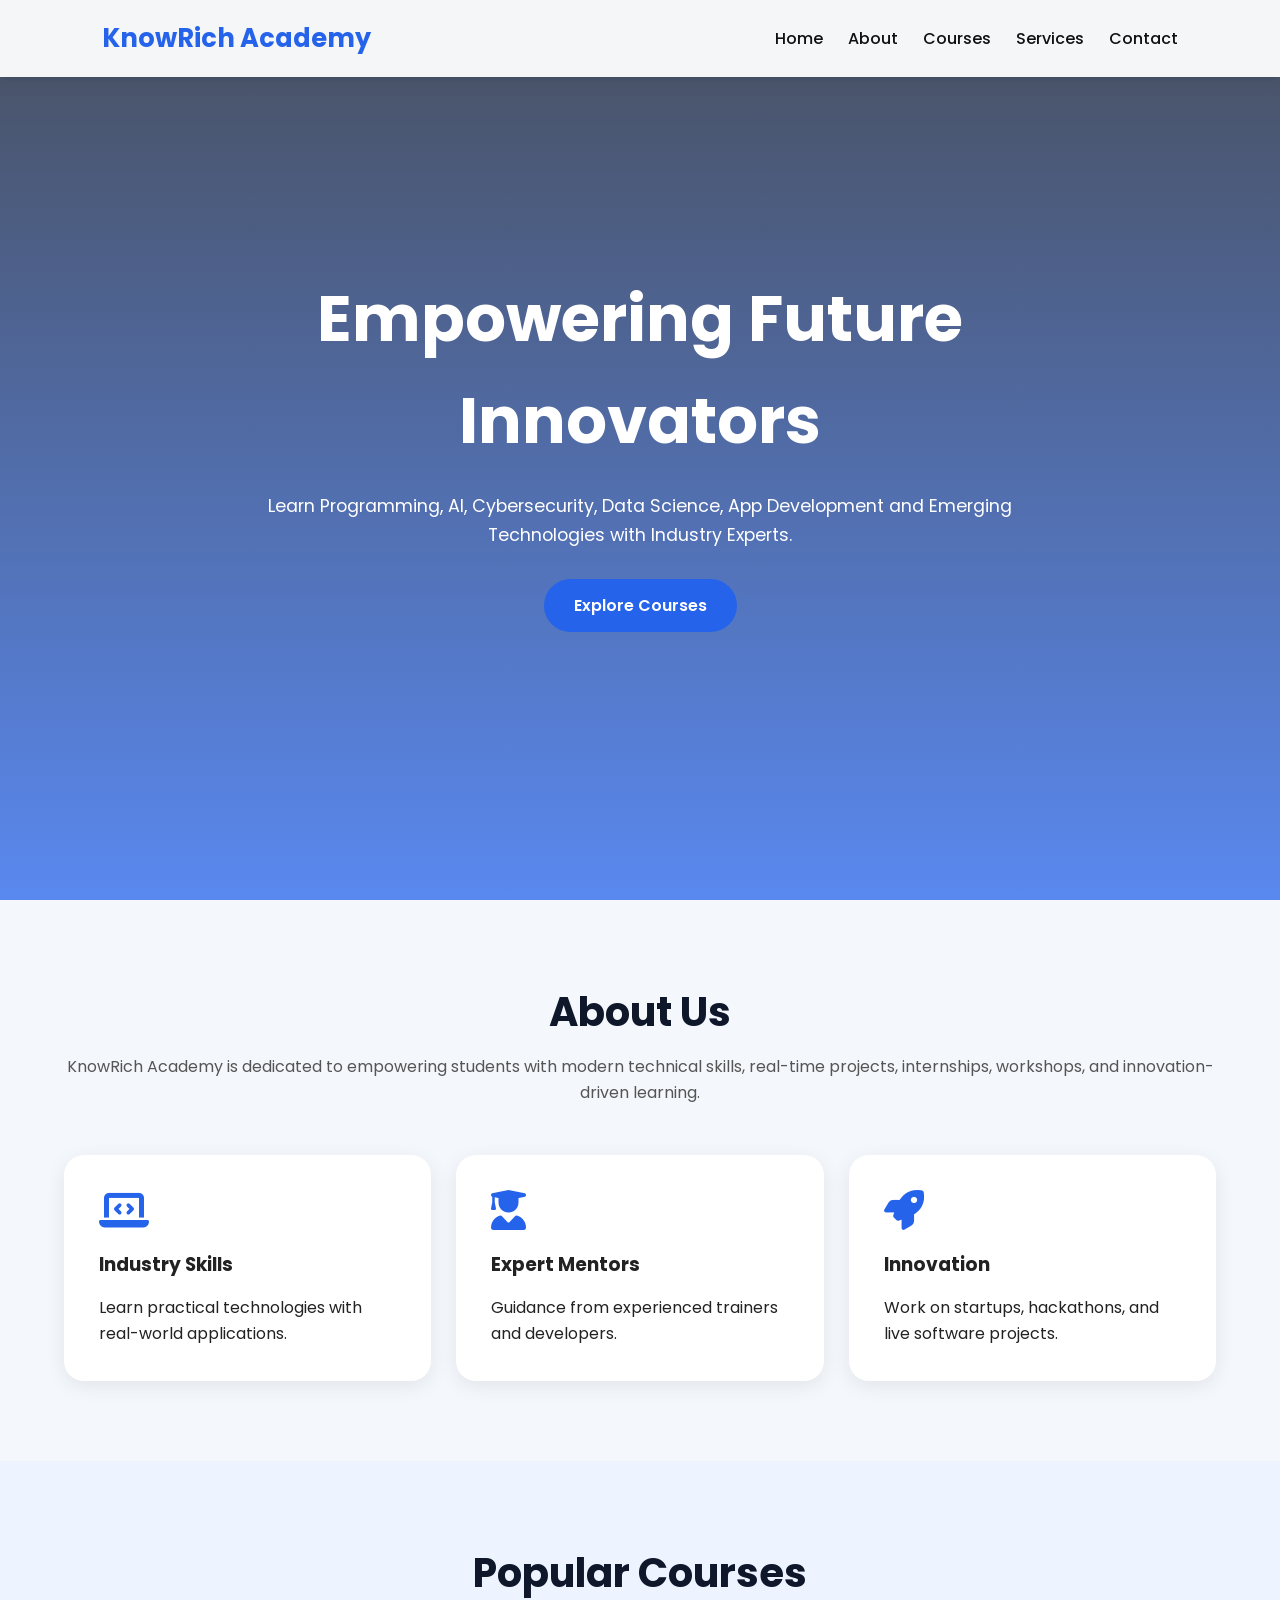
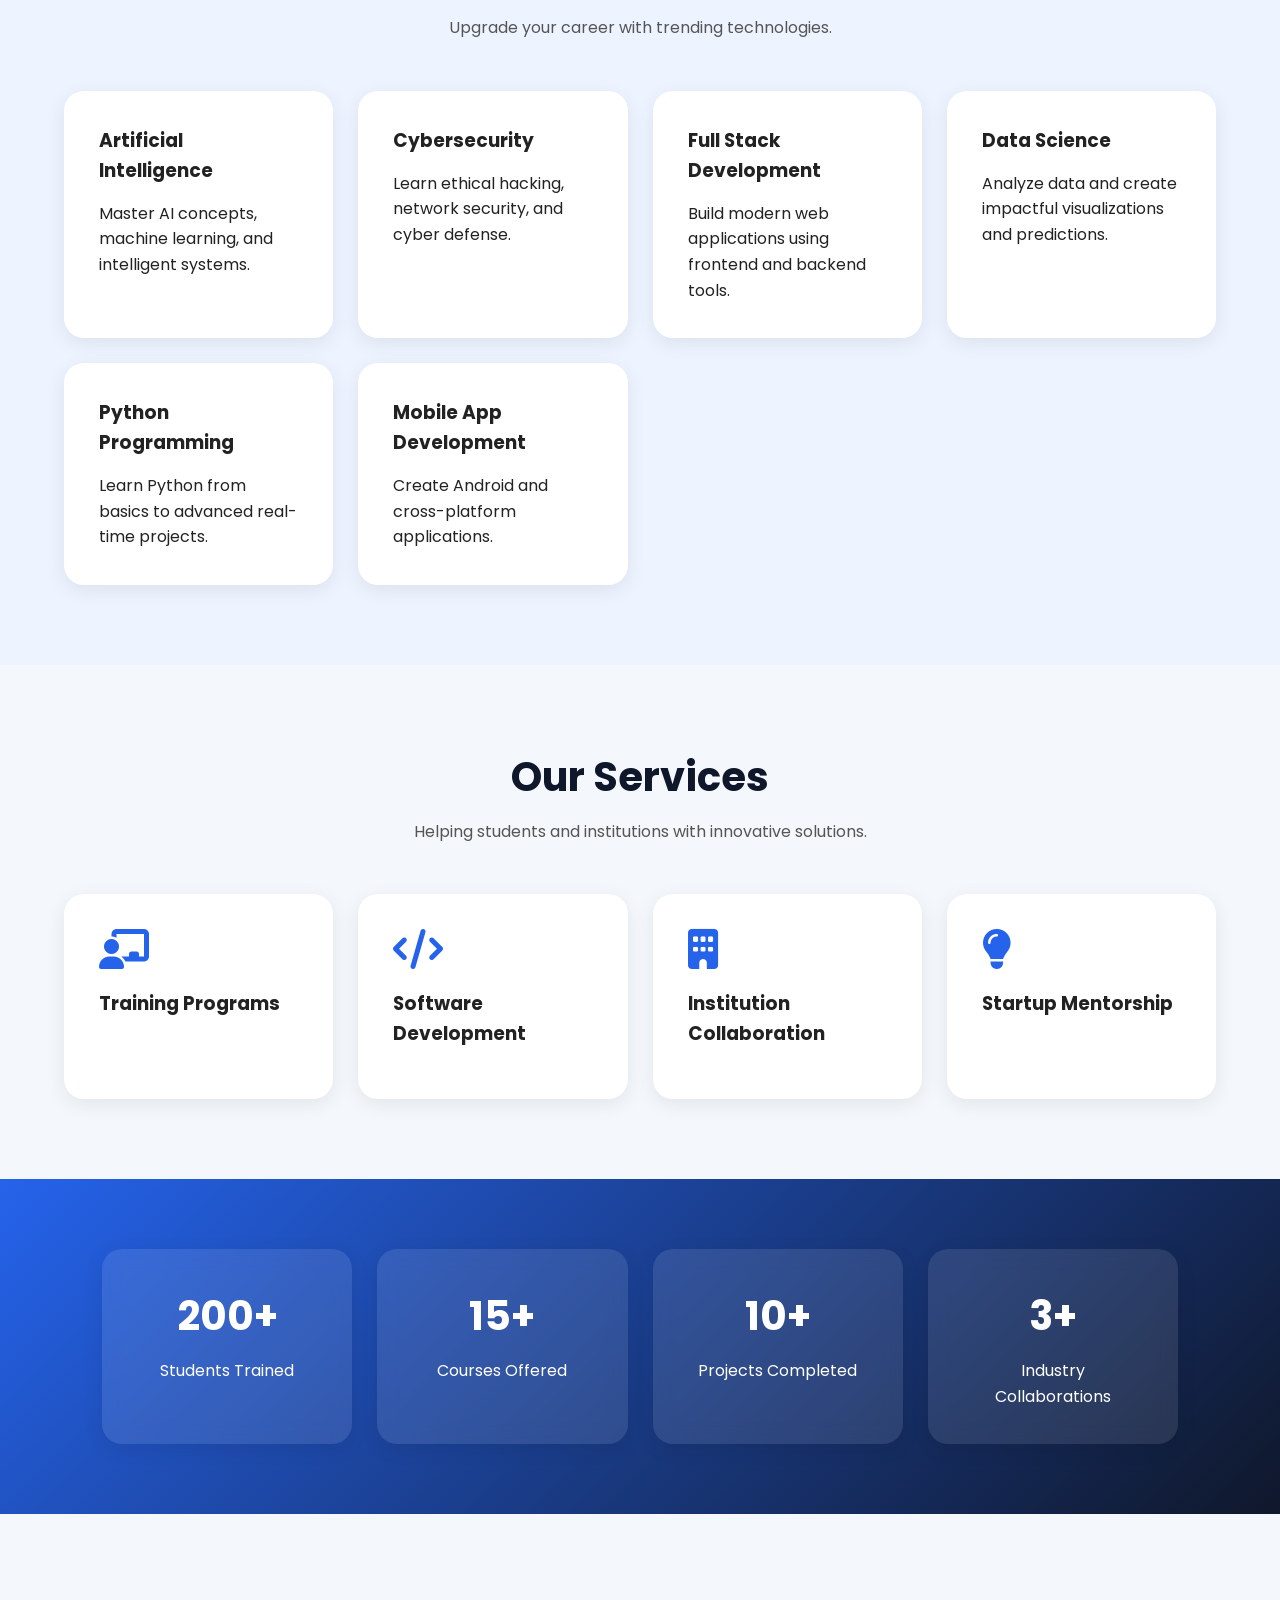
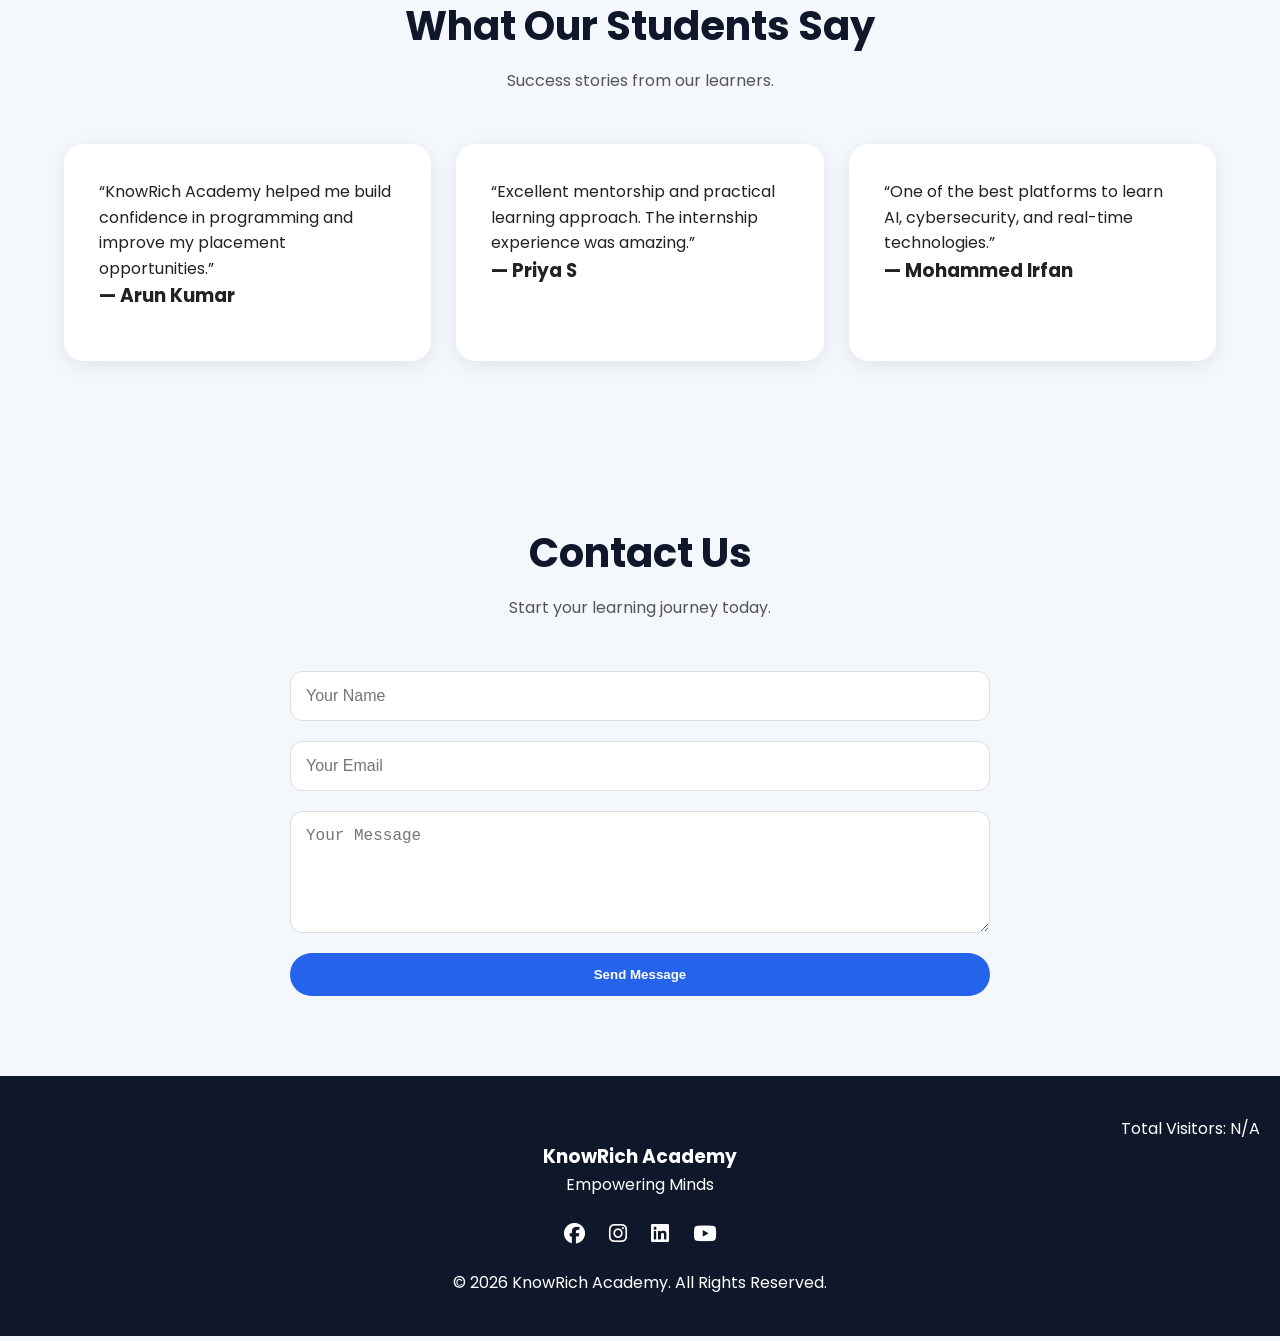
<file: index.html>
<!DOCTYPE html>
<html lang="en">
<head>
    <meta charset="UTF-8">
    <meta name="viewport" content="width=device-width, initial-scale=1.0">
    <title>KnowRich Academy</title>
    <link rel="stylesheet" href="assets/css/main.css">
    <link rel="preconnect" href="https://fonts.googleapis.com">
    <link rel="preconnect" href="https://fonts.gstatic.com" crossorigin>
    <link href="https://fonts.googleapis.com/css2?family=Poppins:wght@300;400;500;600;700&display=swap" rel="stylesheet">
    <link rel="stylesheet" href="https://cdnjs.cloudflare.com/ajax/libs/font-awesome/6.5.2/css/all.min.css">
</head>
<body>

    <!-- Header -->
    <header>
        <nav class="navbar">
            <div class="logo">KnowRich Academy</div>

            <ul class="nav-links" id="navLinks">
                <li><a href="#home">Home</a></li>
                <li><a href="#about">About</a></li>
                <li><a href="#courses">Courses</a></li>
                <li><a href="#services">Services</a></li>
                <li><a href="#contact">Contact</a></li>
            </ul>

           <div class="menu-btn" id="menuBtn">
   	 <i class="fas fa-bars"></i>
		</div>

	<div class="overlay" id="overlay"></div>
        </nav>
    </header>

    <!-- Hero Section -->
    <section class="hero" id="home">
        <div class="hero-content">
            <h1>Empowering Future Innovators</h1>
            <p>
                Learn Programming, AI, Cybersecurity, Data Science,
                App Development and Emerging Technologies with Industry Experts.
            </p>
            <a href="#courses" class="btn">Explore Courses</a>
        </div>
    </section>

    <!-- About -->
    <section class="about section" id="about">
        <div class="container">
            <div class="section-title">
                <h2>About Us</h2>
                <p>
                    KnowRich Academy is dedicated to empowering students with modern
                    technical skills, real-time projects, internships, workshops,
                    and innovation-driven learning.
                </p>
            </div>

            <div class="about-grid">
                <div class="about-card">
                    <i class="fas fa-laptop-code"></i>
                    <h3>Industry Skills</h3>
                    <p>Learn practical technologies with real-world applications.</p>
                </div>

                <div class="about-card">
                    <i class="fas fa-user-graduate"></i>
                    <h3>Expert Mentors</h3>
                    <p>Guidance from experienced trainers and developers.</p>
                </div>

                <div class="about-card">
                    <i class="fas fa-rocket"></i>
                    <h3>Innovation</h3>
                    <p>Work on startups, hackathons, and live software projects.</p>
                </div>
            </div>
        </div>
    </section>

    <!-- Courses -->
    <section class="courses section" id="courses">
        <div class="container">
            <div class="section-title">
                <h2>Popular Courses</h2>
                <p>Upgrade your career with trending technologies.</p>
            </div>

            <div class="course-grid">
                <div class="course-card">
                    <h3>Artificial Intelligence</h3>
                    <p>Master AI concepts, machine learning, and intelligent systems.</p>
                </div>

                <div class="course-card">
                    <h3>Cybersecurity</h3>
                    <p>Learn ethical hacking, network security, and cyber defense.</p>
                </div>

                <div class="course-card">
                    <h3>Full Stack Development</h3>
                    <p>Build modern web applications using frontend and backend tools.</p>
                </div>

                <div class="course-card">
                    <h3>Data Science</h3>
                    <p>Analyze data and create impactful visualizations and predictions.</p>
                </div>

                <div class="course-card">
                    <h3>Python Programming</h3>
                    <p>Learn Python from basics to advanced real-time projects.</p>
                </div>

                <div class="course-card">
                    <h3>Mobile App Development</h3>
                    <p>Create Android and cross-platform applications.</p>
                </div>
            </div>
        </div>
    </section>

    <!-- Services -->
    <section class="services section" id="services">
        <div class="container">
            <div class="section-title">
                <h2>Our Services</h2>
                <p>Helping students and institutions with innovative solutions.</p>
            </div>

            <div class="service-grid">
                <div class="service-card">
                    <i class="fas fa-chalkboard-teacher"></i>
                    <h3>Training Programs</h3>
                </div>

                <div class="service-card">
                    <i class="fas fa-code"></i>
                    <h3>Software Development</h3>
                </div>

                <div class="service-card">
                    <i class="fas fa-building"></i>
                    <h3>Institution Collaboration</h3>
                </div>

                <div class="service-card">
                    <i class="fas fa-lightbulb"></i>
                    <h3>Startup Mentorship</h3>
                </div>
            </div>
        </div>
    </section>

    <!-- Stats -->
    <section class="stats">
        <div class="stats-container">
            <div class="stat-box">
                <h2>200+</h2>
                <p>Students Trained</p>
            </div>

            <div class="stat-box">
                <h2>15+</h2>
                <p>Courses Offered</p>
            </div>

            <div class="stat-box">
                <h2>10+</h2>
                <p>Projects Completed</p>
            </div>

            <div class="stat-box">
                <h2>3+</h2>
                <p>Industry Collaborations</p>
            </div>
        </div>
    </section>

<!-- Student Testimonials -->
<section class="testimonials section">
    <div class="container">

        <div class="section-title">
            <h2>What Our Students Say</h2>
            <p>Success stories from our learners.</p>
        </div>

        <div class="about-grid">

            <div class="about-card">
                <p>
                    “KnowRich Academy helped me build confidence in
                    programming and improve my placement opportunities.”
                </p>
                <h3>— Arun Kumar</h3>
            </div>

            <div class="about-card">
                <p>
                    “Excellent mentorship and practical learning approach.
                    The internship experience was amazing.”
                </p>
                <h3>— Priya S</h3>
            </div>

            <div class="about-card">
                <p>
                    “One of the best platforms to learn AI,
                    cybersecurity, and real-time technologies.”
                </p>
                <h3>— Mohammed Irfan</h3>
            </div>

        </div>
    </div>
</section>

    <!-- Contact -->
   
         <section class="contact section" id="contact">
    <div class="container">
        <div class="section-title">
            <h2>Contact Us</h2>
            <p>Start your learning journey today.</p>
        </div>

        <form class="contact-form"
              action="https://formsubmit.co/knowrichacademy@gmail.com"
              method="POST">

            <input type="hidden" name="_subject" value="New Enquiry from Website">
           <input type="hidden" name="_captcha" value="false">
 <input type="hidden" name="_next"
           value="https://knowrichacademy.in/thankyou.html">
			
            <input type="text"
                   name="name"
                   placeholder="Your Name"
                   required>

            <input type="email"
                   name="email"
                   placeholder="Your Email"
                   required>

            <textarea name="message"
                      rows="5"
                      placeholder="Your Message"
                      required></textarea>

            <button type="submit" class="btn">
                Send Message
            </button>
        </form>
    </div>
</section>


    <!-- Footer -->
    <footer>
        <div class="footer-content">
			<p align="right">Total Visitors: <span id="visitor-count">Loading...</span></p>
            <h3>KnowRich Academy</h3>
            <p>Empowering Minds</p>

            <div class="social-icons">
                <a href="#"><i class="fab fa-facebook"></i></a>
                <a href="#"><i class="fab fa-instagram"></i></a>
                <a href="#"><i class="fab fa-linkedin"></i></a>
                <a href="#"><i class="fab fa-youtube"></i></a>
            </div>

            <p class="copyright">
                © 2026 KnowRich Academy. All Rights Reserved.
            </p>
        </div>
    </footer>

    <script>
    const menuBtn = document.getElementById('menuBtn');
    const navLinks = document.getElementById('navLinks');
    const overlay = document.getElementById('overlay');

    menuBtn.addEventListener('click', () => {
        navLinks.classList.toggle('active');
        overlay.classList.toggle('show');
    });

    overlay.addEventListener('click', () => {
        navLinks.classList.remove('active');
        overlay.classList.remove('show');
    });

    document.querySelectorAll('.nav-links a').forEach(link => {
        link.addEventListener('click', () => {
            navLinks.classList.remove('active');
            overlay.classList.remove('show');
        });
    });

		fetch("https://api.counterapi.dev/v1/www.knowrichacademy.in/visits/up")
  .then(response => response.json())
  .then(data => {
    document.getElementById("visitor-count").textContent = data.count;
  })
  .catch(error => {
    document.getElementById("visitor-count").textContent = "N/A";
    console.error(error);
  });
</script>

</body>
</html>
</file>
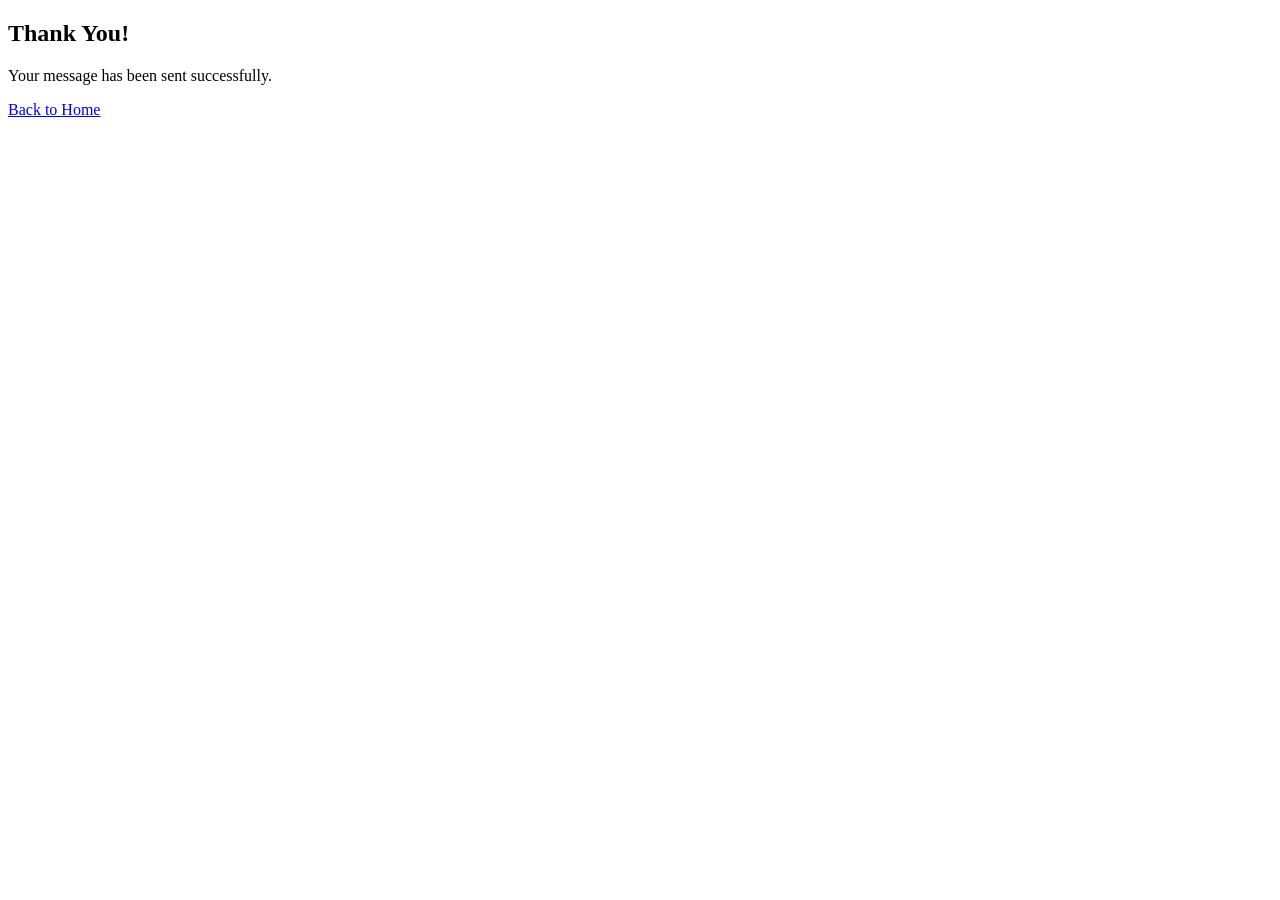
<file: thankyou.html>
<!DOCTYPE html>
<html>
<head>
    <title>Thank You</title>
</head>
<body>
    <h2>Thank You!</h2>
    <p>Your message has been sent successfully.</p>

    <a href="index.html">Back to Home</a>
</body>
</html>
</file>
<file: assets/css/main.css>
* {
    margin: 0;
    padding: 0;
    box-sizing: border-box;
}

html {
    scroll-behavior: smooth;
}

body {
    font-family: 'Poppins', sans-serif;
    background: #f4f7fb;
    color: #222;
    line-height: 1.6;
    user-select:none;
}

.container {
    width: 90%;
    max-width: 1200px;
    margin: auto;
}

.section {
    padding: 80px 0;
}

.section-title {
    text-align: center;
    margin-bottom: 50px;
}

.section-title h2 {
    font-size: 2.5rem;
    margin-bottom: 10px;
    color: #0f172a;
}

.section-title p {
    color: #555;
}

/* Navbar */
header {
    position: fixed;
    width: 100%;
    top: 0;
    z-index: 1000;
    background: rgba(255,255,255,0.95);
    box-shadow: 0 2px 10px rgba(0,0,0,0.1);
}

.navbar {
    display: flex;
    justify-content: space-between;
    align-items: center;
    padding: 18px 8%;
}

.logo {
    font-size: 1.6rem;
    font-weight: 700;
    color: #2563eb;
}

.nav-links {
    display: flex;
    list-style: none;
    gap: 25px;
}

.nav-links a {
    text-decoration: none;
    color: #111;
    font-weight: 500;
    transition: 0.3s;
}

.nav-links a:hover {
    color: #2563eb;
}

.menu-btn {
    display: none;
    font-size: 1.5rem;
    cursor: pointer;
}
.overlay {
    position: fixed;
    width: 100%;
    height: 100vh;
    background: rgba(0,0,0,0.5);
    top: 0;
    left: 0;
    opacity: 0;
    visibility: hidden;
    transition: 0.3s;
    z-index: 998;
}

.overlay.show {
    opacity: 1;
    visibility: visible;
}

/* Hero */
.hero {
    height: 100vh;
    background: linear-gradient(rgba(15,23,42,0.75), rgba(37,99,235,0.75)),
    url('https://images.unsplash.com/photo-1522202176988-66273c2fd55f?q=80&w=1600&auto=format&fit=crop');
    background-size: cover;
    background-position: center;
    display: flex;
    justify-content: center;
    align-items: center;
    text-align: center;
    color: white;
    padding: 20px;
}

.hero-content {
    max-width: 750px;
}

.hero h1 {
    font-size: 4rem;
    margin-bottom: 20px;
}

.hero p {
    font-size: 1.1rem;
    margin-bottom: 30px;
}

.btn {
    display: inline-block;
    padding: 14px 30px;
    background: #2563eb;
    color: white;
    text-decoration: none;
    border-radius: 50px;
    font-weight: 600;
    transition: 0.3s;
    border: none;
    cursor: pointer;
}

.btn:hover {
    background: #1d4ed8;
    transform: translateY(-3px);
}

/* About */
.about-grid,
.course-grid,
.service-grid,
.stats-container {
    display: grid;
    grid-template-columns: repeat(auto-fit, minmax(250px, 1fr));
    gap: 25px;
}

.about-card,
.course-card,
.service-card,
.stat-box {
    background: white;
    padding: 35px;
    border-radius: 20px;
    box-shadow: 0 5px 20px rgba(0,0,0,0.08);
    transition: 0.3s;
}

.about-card:hover,
.course-card:hover,
.service-card:hover {
    transform: translateY(-8px);
}

.about-card i,
.service-card i {
    font-size: 2.5rem;
    color: #2563eb;
    margin-bottom: 20px;
}

.about-card h3,
.course-card h3,
.service-card h3 {
    margin-bottom: 15px;
}

/* Courses */
.courses {
    background: #eef4ff;
}

/* Stats */
.stats {
    background: linear-gradient(135deg, #2563eb, #0f172a);
    color: white;
    padding: 70px 8%;
}

.stat-box {
    text-align: center;
    background: rgba(255,255,255,0.1);
    backdrop-filter: blur(10px);
    color: white;
}

.stat-box h2 {
    font-size: 2.5rem;
    margin-bottom: 10px;
}

/* Contact */
.contact-form {
    max-width: 700px;
    margin: auto;
    display: flex;
    flex-direction: column;
    gap: 20px;
}

.contact-form input,
.contact-form textarea {
    padding: 15px;
    border-radius: 12px;
    border: 1px solid #ddd;
    font-size: 1rem;
}

/* Footer */
footer {
    background: #0f172a;
    color: white;
    padding: 40px 20px;
    text-align: center;
}

.social-icons {
    margin: 20px 0;
}

.social-icons a {
    color: white;
    margin: 0 10px;
    font-size: 1.3rem;
    transition: 0.3s;
}

.social-icons a:hover {
    color: #60a5fa;
}

/* Responsive */
@media(max-width: 768px) {

    .hero h1 {
        font-size: 2.5rem;
    }

   .nav-links {
    position: fixed;
    top: 0;
    right: -100%;
    height: 100vh;
    width: 280px;
    flex-direction: column;
    background: white;
    padding-top: 100px;
    gap: 30px;
    transition: 0.4s ease;
    box-shadow: -5px 0 20px rgba(0,0,0,0.1);
    z-index: 999;
}

.nav-links li {
    text-align: center;
}

.nav-links a {
    font-size: 1.1rem;
}

.nav-links.active {
    right: 0;
}

.menu-btn {
    display: block;
    z-index: 1001;
}
}
</file>
